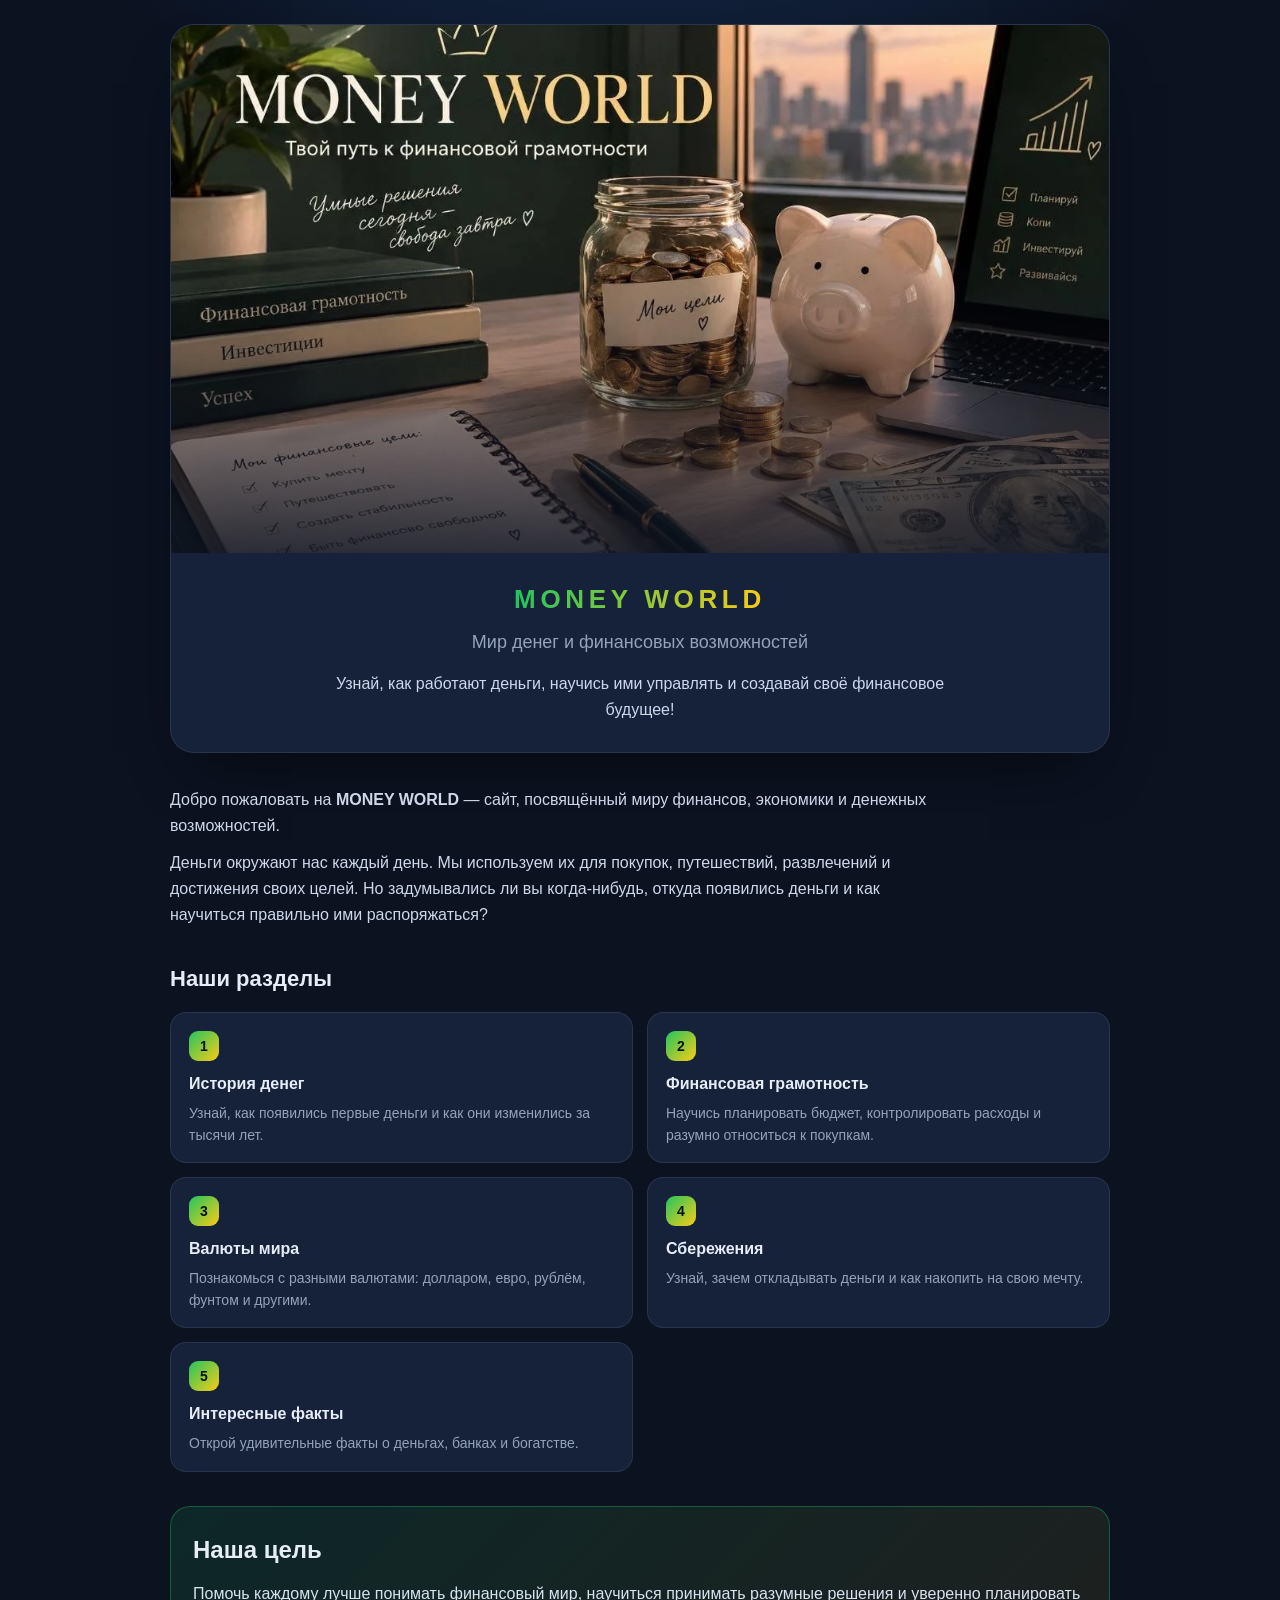
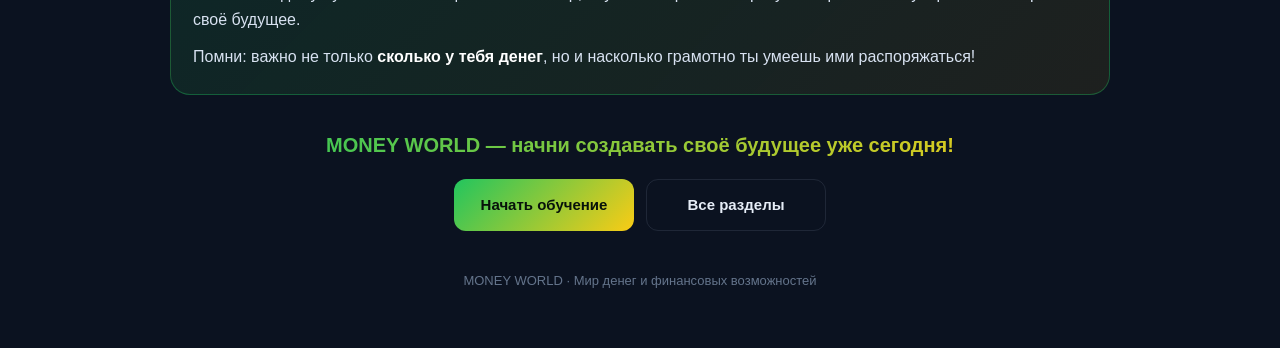
<file: index.html>
<!DOCTYPE html>
<html lang="ru">
<head>
    <meta charset="UTF-8">
    <meta name="viewport" content="width=device-width, initial-scale=1.0">
    <title>MONEY WORLD — мир денег и финансовых возможностей</title>
    <link rel="stylesheet" href="style.css">
    <link rel="icon" type="image/svg+xml" href="data:image/svg+xml,<svg xmlns='http://www.w3.org/2000/svg' viewBox='0 0 100 100'><rect width='100' height='100' rx='18' fill='%2322c55e'/></svg>">
</head>
<body>
  <div class="wrap">

    <header class="hero">
      <div class="photo">
        <img src="money.jpg" alt="Мир денег и финансов">
      </div>

      <div class="hero-text">
        <span class="brand">MONEY WORLD</span>
        <p class="tagline">Мир денег и финансовых возможностей</p>
        <p class="hero-p">
          Узнай, как работают деньги, научись ими управлять
          и создавай своё финансовое будущее!
        </p>
      </div>
    </header>

    <section class="section" id="intro">
      <p class="lead">
        Добро пожаловать на <strong>MONEY WORLD</strong> — сайт, посвящённый миру финансов,
        экономики и денежных возможностей.
      </p>
      <p class="lead" style="margin-top:12px;">
        Деньги окружают нас каждый день. Мы используем их для покупок, путешествий,
        развлечений и достижения своих целей. Но задумывались ли вы когда-нибудь,
        откуда появились деньги и как научиться правильно ими распоряжаться?
      </p>
    </section>

    <section class="section" id="sections">
      <h2>Наши разделы</h2>

      <div class="grid">
        <article class="tile">
          <span class="num">1</span>
          <h3>История денег</h3>
          <p>Узнай, как появились первые деньги и как они изменились за тысячи лет.</p>
        </article>

        <article class="tile">
          <span class="num">2</span>
          <h3>Финансовая грамотность</h3>
          <p>Научись планировать бюджет, контролировать расходы и разумно относиться к покупкам.</p>
        </article>

        <article class="tile">
          <span class="num">3</span>
          <h3>Валюты мира</h3>
          <p>Познакомься с разными валютами: долларом, евро, рублём, фунтом и другими.</p>
        </article>

        <article class="tile">
          <span class="num">4</span>
          <h3>Сбережения</h3>
          <p>Узнай, зачем откладывать деньги и как накопить на свою мечту.</p>
        </article>

        <article class="tile">
          <span class="num">5</span>
          <h3>Интересные факты</h3>
          <p>Открой удивительные факты о деньгах, банках и богатстве.</p>
        </article>
      </div>
    </section>

    <section class="goal" id="goal">
      <h2 style="margin-bottom:12px;">Наша цель</h2>
      <p>
        Помочь каждому лучше понимать финансовый мир, научиться принимать
        разумные решения и уверенно планировать своё будущее.
      </p>
      <p>
        Помни: важно не только <strong>сколько у тебя денег</strong>,
        но и насколько грамотно ты умеешь ими распоряжаться!
      </p>
    </section>

    <section class="cta" id="start">
      <p class="cta-line">MONEY WORLD — начни создавать своё будущее уже сегодня!</p>

      <div class="btns">
        <a class="btn" href="https://t.me/wortw1w" target="_blank" rel="noopener">Начать обучение</a>
        <a class="btn ghost" href="#sections">Все разделы</a>
      </div>
    </section>

    <footer>MONEY WORLD · Мир денег и финансовых возможностей</footer>

  </div>

</body>
</html>
</file>
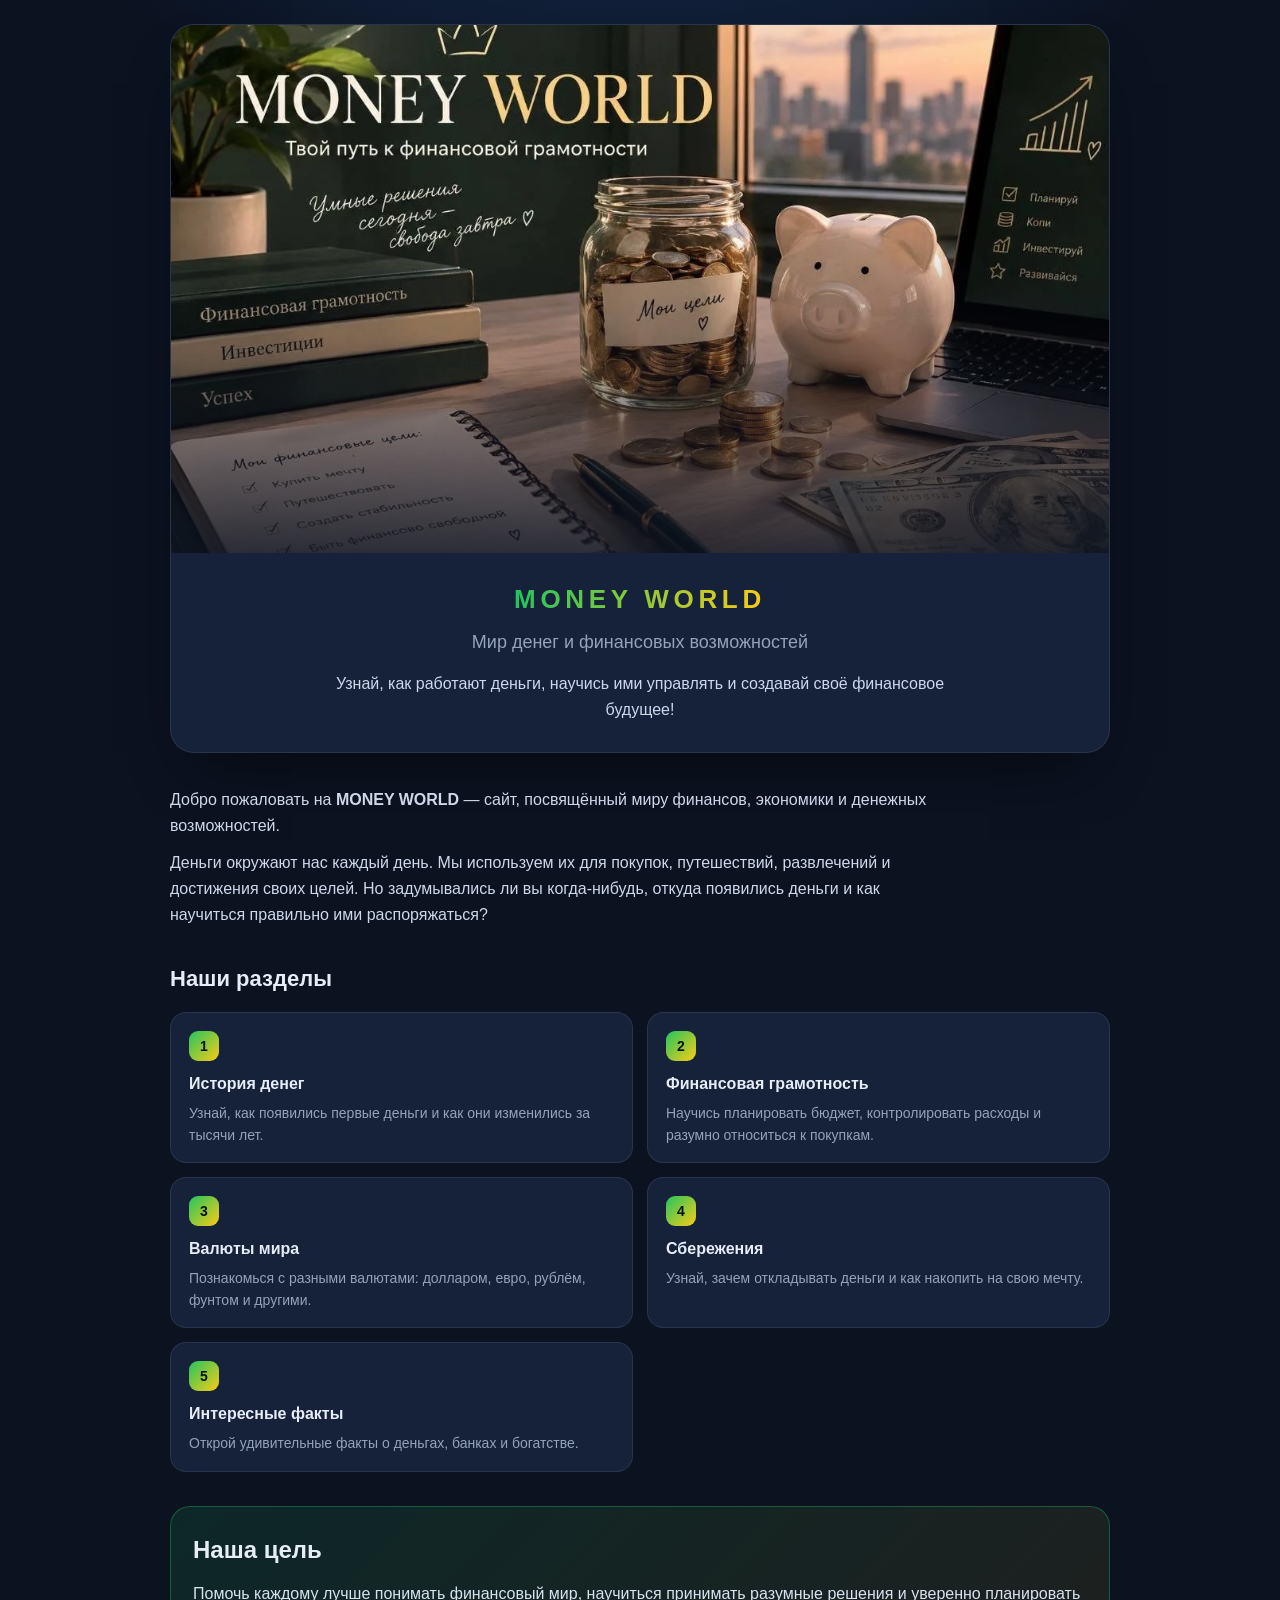
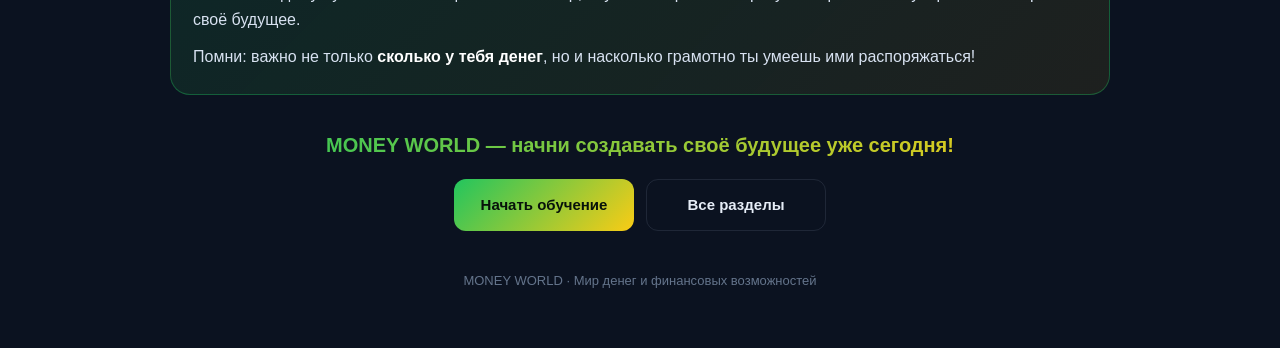
<file: wertw1/index.html>
<!DOCTYPE html>
<html lang="ru">
<head>
    <meta charset="UTF-8">
    <meta name="viewport" content="width=device-width, initial-scale=1.0">
    <title>MONEY WORLD — мир денег и финансовых возможностей</title>
    <link rel="stylesheet" href="style.css">
    <link rel="icon" type="image/svg+xml" href="data:image/svg+xml,<svg xmlns='http://www.w3.org/2000/svg' viewBox='0 0 100 100'><rect width='100' height='100' rx='18' fill='%2322c55e'/></svg>">
</head>
<body>
  <div class="wrap">

    <header class="hero">
      <div class="photo">
        <img src="money.jpg" alt="Мир денег и финансов">
      </div>

      <div class="hero-text">
        <span class="brand">MONEY WORLD</span>
        <p class="tagline">Мир денег и финансовых возможностей</p>
        <p class="hero-p">
          Узнай, как работают деньги, научись ими управлять
          и создавай своё финансовое будущее!
        </p>
      </div>
    </header>

    <section class="section" id="intro">
      <p class="lead">
        Добро пожаловать на <strong>MONEY WORLD</strong> — сайт, посвящённый миру финансов,
        экономики и денежных возможностей.
      </p>
      <p class="lead" style="margin-top:12px;">
        Деньги окружают нас каждый день. Мы используем их для покупок, путешествий,
        развлечений и достижения своих целей. Но задумывались ли вы когда-нибудь,
        откуда появились деньги и как научиться правильно ими распоряжаться?
      </p>
    </section>

    <section class="section" id="sections">
      <h2>Наши разделы</h2>

      <div class="grid">
        <article class="tile">
          <span class="num">1</span>
          <h3>История денег</h3>
          <p>Узнай, как появились первые деньги и как они изменились за тысячи лет.</p>
        </article>

        <article class="tile">
          <span class="num">2</span>
          <h3>Финансовая грамотность</h3>
          <p>Научись планировать бюджет, контролировать расходы и разумно относиться к покупкам.</p>
        </article>

        <article class="tile">
          <span class="num">3</span>
          <h3>Валюты мира</h3>
          <p>Познакомься с разными валютами: долларом, евро, рублём, фунтом и другими.</p>
        </article>

        <article class="tile">
          <span class="num">4</span>
          <h3>Сбережения</h3>
          <p>Узнай, зачем откладывать деньги и как накопить на свою мечту.</p>
        </article>

        <article class="tile">
          <span class="num">5</span>
          <h3>Интересные факты</h3>
          <p>Открой удивительные факты о деньгах, банках и богатстве.</p>
        </article>
      </div>
    </section>

    <section class="goal" id="goal">
      <h2 style="margin-bottom:12px;">Наша цель</h2>
      <p>
        Помочь каждому лучше понимать финансовый мир, научиться принимать
        разумные решения и уверенно планировать своё будущее.
      </p>
      <p>
        Помни: важно не только <strong>сколько у тебя денег</strong>,
        но и насколько грамотно ты умеешь ими распоряжаться!
      </p>
    </section>

    <section class="cta" id="start">
      <p class="cta-line">MONEY WORLD — начни создавать своё будущее уже сегодня!</p>

      <div class="btns">
        <a class="btn" href="https://t.me/wortw1w" target="_blank" rel="noopener">Начать обучение</a>
        <a class="btn ghost" href="#sections">Все разделы</a>
      </div>
    </section>

    <footer>MONEY WORLD · Мир денег и финансовых возможностей</footer>

  </div>

</body>
</html>
</file>
<file: style.css>
html {
  scroll-behavior: smooth;
}

@media (prefers-reduced-motion: reduce) {
  html {
    scroll-behavior: auto;
  }
}

* { margin: 0; padding: 0; box-sizing: border-box; }

:root {
  --bg: #0b1220;
  --card: #16213a;
  --accent: #22c55e;
  --accent-2: #facc15;
  --text: #e6edf7;
  --muted: #94a3b8;
  --border: rgba(148,163,184,0.15);
}

body {
  font-family: -apple-system, BlinkMacSystemFont, "Segoe UI", Roboto, sans-serif;
  background: radial-gradient(1200px 600px at 50% -10%, #17325a 0%, var(--bg) 55%);
  color: var(--text);
  min-height: 100vh;
  line-height: 1.6;
  -webkit-font-smoothing: antialiased;
}

.wrap {
  width: 100%;
  max-width: 980px;
  margin: 0 auto;
  padding: 24px 20px 56px;
}

.hero {
  background: var(--card);
  border: 1px solid var(--border);
  border-radius: 24px;
  overflow: hidden;
  box-shadow: 0 30px 60px -30px rgba(0,0,0,0.7);
  animation: fadeIn 0.6s ease;
}

@keyframes fadeIn {
  from { opacity: 0; transform: translateY(16px); }
  to   { opacity: 1; transform: translateY(0); }
}

.photo {
  width: 100%;
  aspect-ratio: 16 / 9;
  overflow: hidden;
  position: relative;
  background: #0f1a2e;
}

.photo img {
  width: 100%;
  height: 100%;
  object-fit: cover;
  object-position: center;
  display: block;
}

.photo::after {
  content: "";
  position: absolute;
  inset: 0;
  background: linear-gradient(180deg, rgba(11,18,32,0) 40%, rgba(11,18,32,0.85) 100%);
  pointer-events: none;
}

.hero-text {
  padding: 26px 26px 30px;
  text-align: center;
}

.brand {
  display: inline-block;
  font-weight: 800;
  letter-spacing: 0.18em;
  font-size: clamp(20px, 5vw, 26px);
  background: linear-gradient(90deg, var(--accent), var(--accent-2));
  -webkit-background-clip: text;
  background-clip: text;
  color: transparent;
  margin-bottom: 8px;
}

.tagline {
  font-size: clamp(15px, 3.8vw, 18px);
  color: var(--muted);
  margin-bottom: 14px;
}

.hero-p {
  max-width: 640px;
  margin: 0 auto;
  color: #cdd8ea;
  font-size: clamp(14px, 3.6vw, 16px);
}

.section { margin-top: 34px; }

.section h2 {
  font-size: clamp(18px, 4.6vw, 22px);
  margin-bottom: 14px;
  display: flex;
  align-items: center;
  gap: 10px;
}

.lead {
  color: #cdd8ea;
  font-size: clamp(14px, 3.6vw, 16px);
  max-width: 760px;
}

.grid {
  margin-top: 16px;
  display: grid;
  grid-template-columns: repeat(2, 1fr);
  gap: 14px;
}

.tile {
  background: var(--card);
  border: 1px solid var(--border);
  border-radius: 16px;
  padding: 18px 18px 16px;
  transition: transform 0.15s ease, border-color 0.2s ease, background 0.2s ease;
}

.tile:hover {
  transform: translateY(-3px);
  border-color: rgba(34,197,94,0.5);
  background: #1a2743;
}

.tile .num {
  display: inline-flex;
  align-items: center;
  justify-content: center;
  width: 30px;
  height: 30px;
  border-radius: 9px;
  font-weight: 700;
  font-size: 14px;
  color: #07120a;
  background: linear-gradient(135deg, var(--accent), var(--accent-2));
  margin-bottom: 10px;
}

.tile h3 {
  font-size: 16px;
  margin-bottom: 6px;
}

.tile p {
  color: var(--muted);
  font-size: 14px;
  line-height: 1.55;
}

.goal {
  margin-top: 34px;
  background: linear-gradient(135deg, rgba(34,197,94,0.12), rgba(250,204,21,0.08));
  border: 1px solid rgba(34,197,94,0.35);
  border-radius: 20px;
  padding: 24px 22px;
}

.goal p { color: #d8e2f1; font-size: clamp(14px, 3.6vw, 16px); }
.goal p + p { margin-top: 12px; }
.goal strong { color: #fff; }

.cta {
  margin-top: 34px;
  text-align: center;
}

.cta-line {
  font-size: clamp(16px, 4.4vw, 20px);
  font-weight: 700;
  margin-bottom: 18px;
  background: linear-gradient(90deg, var(--accent), var(--accent-2));
  -webkit-background-clip: text;
  background-clip: text;
  color: transparent;
}

.btns {
  display: flex;
  gap: 12px;
  justify-content: center;
  flex-wrap: wrap;
}

.btn {
  display: inline-flex;
  align-items: center;
  justify-content: center;
  gap: 8px;
  padding: 13px 24px;
  border-radius: 12px;
  font-size: 15px;
  font-weight: 700;
  text-decoration: none;
  color: #07120a;
  background: linear-gradient(135deg, var(--accent), var(--accent-2));
  transition: transform 0.15s ease, filter 0.2s ease;
  min-width: 180px;
}

.btn:hover { transform: translateY(-2px); filter: brightness(1.08); }

.btn.ghost {
  background: transparent;
  color: var(--text);
  border: 1px solid var(--border);
}

.btn.ghost:hover {
  border-color: rgba(34,197,94,0.6);
  background: rgba(34,197,94,0.08);
}

footer {
  margin-top: 40px;
  text-align: center;
  color: #64748b;
  font-size: 13px;
}

#intro,
#sections,
#goal,
#start {
  scroll-margin-top: 20px;
}

@media (max-width: 700px) {
  .grid { grid-template-columns: 1fr; }
}

@media (max-width: 480px) {
  .wrap { padding: 16px 14px 40px; }
  .photo { aspect-ratio: 4 / 3; }
  .hero { border-radius: 18px; }
  .hero-text { padding: 22px 18px 24px; }
  .btns { flex-direction: column; }
  .btn { width: 100%; }
}
</file>
<file: wertw1/style.css>
html {
  scroll-behavior: smooth;
}

@media (prefers-reduced-motion: reduce) {
  html {
    scroll-behavior: auto;
  }
}

* { margin: 0; padding: 0; box-sizing: border-box; }

:root {
  --bg: #0b1220;
  --card: #16213a;
  --accent: #22c55e;
  --accent-2: #facc15;
  --text: #e6edf7;
  --muted: #94a3b8;
  --border: rgba(148,163,184,0.15);
}

body {
  font-family: -apple-system, BlinkMacSystemFont, "Segoe UI", Roboto, sans-serif;
  background: radial-gradient(1200px 600px at 50% -10%, #17325a 0%, var(--bg) 55%);
  color: var(--text);
  min-height: 100vh;
  line-height: 1.6;
  -webkit-font-smoothing: antialiased;
}

.wrap {
  width: 100%;
  max-width: 980px;
  margin: 0 auto;
  padding: 24px 20px 56px;
}

.hero {
  background: var(--card);
  border: 1px solid var(--border);
  border-radius: 24px;
  overflow: hidden;
  box-shadow: 0 30px 60px -30px rgba(0,0,0,0.7);
  animation: fadeIn 0.6s ease;
}

@keyframes fadeIn {
  from { opacity: 0; transform: translateY(16px); }
  to   { opacity: 1; transform: translateY(0); }
}

.photo {
  width: 100%;
  aspect-ratio: 16 / 9;
  overflow: hidden;
  position: relative;
  background: #0f1a2e;
}

.photo img {
  width: 100%;
  height: 100%;
  object-fit: cover;
  object-position: center;
  display: block;
}

.photo::after {
  content: "";
  position: absolute;
  inset: 0;
  background: linear-gradient(180deg, rgba(11,18,32,0) 40%, rgba(11,18,32,0.85) 100%);
  pointer-events: none;
}

.hero-text {
  padding: 26px 26px 30px;
  text-align: center;
}

.brand {
  display: inline-block;
  font-weight: 800;
  letter-spacing: 0.18em;
  font-size: clamp(20px, 5vw, 26px);
  background: linear-gradient(90deg, var(--accent), var(--accent-2));
  -webkit-background-clip: text;
  background-clip: text;
  color: transparent;
  margin-bottom: 8px;
}

.tagline {
  font-size: clamp(15px, 3.8vw, 18px);
  color: var(--muted);
  margin-bottom: 14px;
}

.hero-p {
  max-width: 640px;
  margin: 0 auto;
  color: #cdd8ea;
  font-size: clamp(14px, 3.6vw, 16px);
}

.section { margin-top: 34px; }

.section h2 {
  font-size: clamp(18px, 4.6vw, 22px);
  margin-bottom: 14px;
  display: flex;
  align-items: center;
  gap: 10px;
}

.lead {
  color: #cdd8ea;
  font-size: clamp(14px, 3.6vw, 16px);
  max-width: 760px;
}

.grid {
  margin-top: 16px;
  display: grid;
  grid-template-columns: repeat(2, 1fr);
  gap: 14px;
}

.tile {
  background: var(--card);
  border: 1px solid var(--border);
  border-radius: 16px;
  padding: 18px 18px 16px;
  transition: transform 0.15s ease, border-color 0.2s ease, background 0.2s ease;
}

.tile:hover {
  transform: translateY(-3px);
  border-color: rgba(34,197,94,0.5);
  background: #1a2743;
}

.tile .num {
  display: inline-flex;
  align-items: center;
  justify-content: center;
  width: 30px;
  height: 30px;
  border-radius: 9px;
  font-weight: 700;
  font-size: 14px;
  color: #07120a;
  background: linear-gradient(135deg, var(--accent), var(--accent-2));
  margin-bottom: 10px;
}

.tile h3 {
  font-size: 16px;
  margin-bottom: 6px;
}

.tile p {
  color: var(--muted);
  font-size: 14px;
  line-height: 1.55;
}

.goal {
  margin-top: 34px;
  background: linear-gradient(135deg, rgba(34,197,94,0.12), rgba(250,204,21,0.08));
  border: 1px solid rgba(34,197,94,0.35);
  border-radius: 20px;
  padding: 24px 22px;
}

.goal p { color: #d8e2f1; font-size: clamp(14px, 3.6vw, 16px); }
.goal p + p { margin-top: 12px; }
.goal strong { color: #fff; }

.cta {
  margin-top: 34px;
  text-align: center;
}

.cta-line {
  font-size: clamp(16px, 4.4vw, 20px);
  font-weight: 700;
  margin-bottom: 18px;
  background: linear-gradient(90deg, var(--accent), var(--accent-2));
  -webkit-background-clip: text;
  background-clip: text;
  color: transparent;
}

.btns {
  display: flex;
  gap: 12px;
  justify-content: center;
  flex-wrap: wrap;
}

.btn {
  display: inline-flex;
  align-items: center;
  justify-content: center;
  gap: 8px;
  padding: 13px 24px;
  border-radius: 12px;
  font-size: 15px;
  font-weight: 700;
  text-decoration: none;
  color: #07120a;
  background: linear-gradient(135deg, var(--accent), var(--accent-2));
  transition: transform 0.15s ease, filter 0.2s ease;
  min-width: 180px;
}

.btn:hover { transform: translateY(-2px); filter: brightness(1.08); }

.btn.ghost {
  background: transparent;
  color: var(--text);
  border: 1px solid var(--border);
}

.btn.ghost:hover {
  border-color: rgba(34,197,94,0.6);
  background: rgba(34,197,94,0.08);
}

footer {
  margin-top: 40px;
  text-align: center;
  color: #64748b;
  font-size: 13px;
}

#intro,
#sections,
#goal,
#start {
  scroll-margin-top: 20px;
}

@media (max-width: 700px) {
  .grid { grid-template-columns: 1fr; }
}

@media (max-width: 480px) {
  .wrap { padding: 16px 14px 40px; }
  .photo { aspect-ratio: 4 / 3; }
  .hero { border-radius: 18px; }
  .hero-text { padding: 22px 18px 24px; }
  .btns { flex-direction: column; }
  .btn { width: 100%; }
}
</file>
